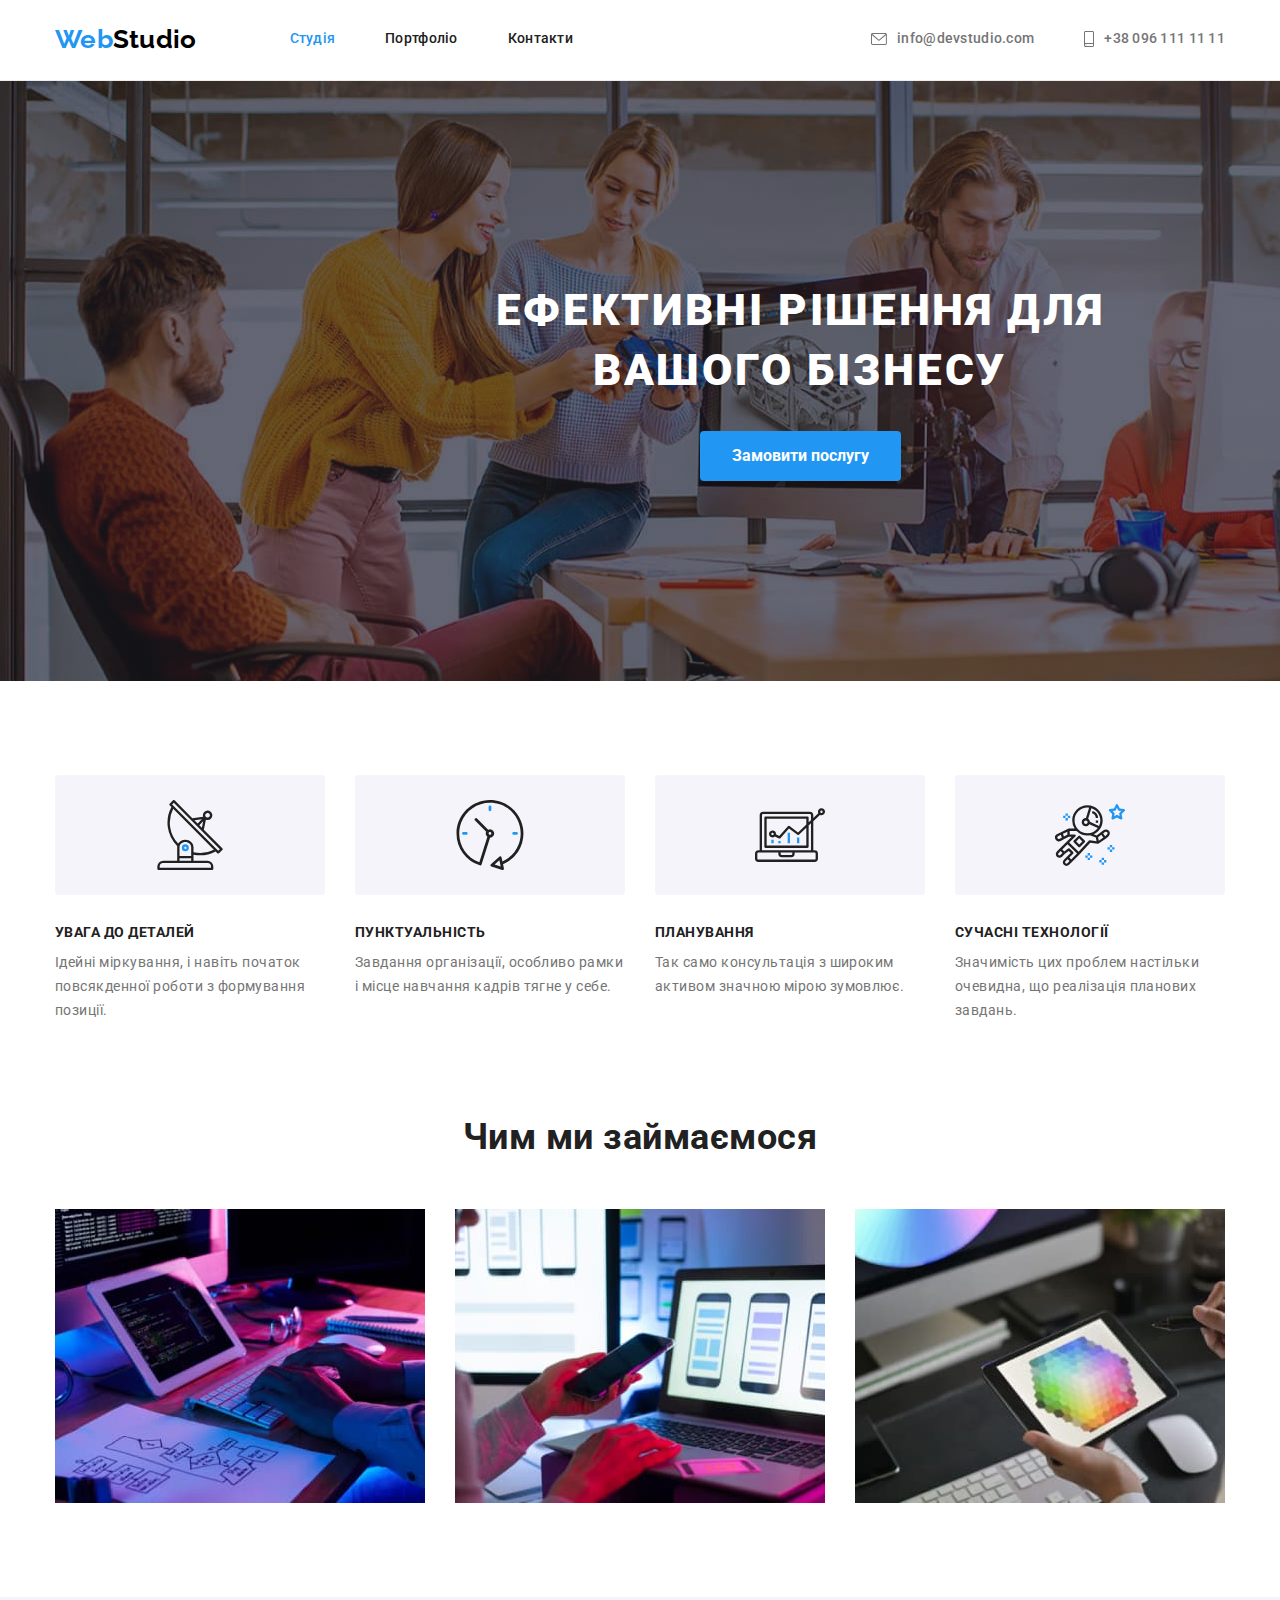
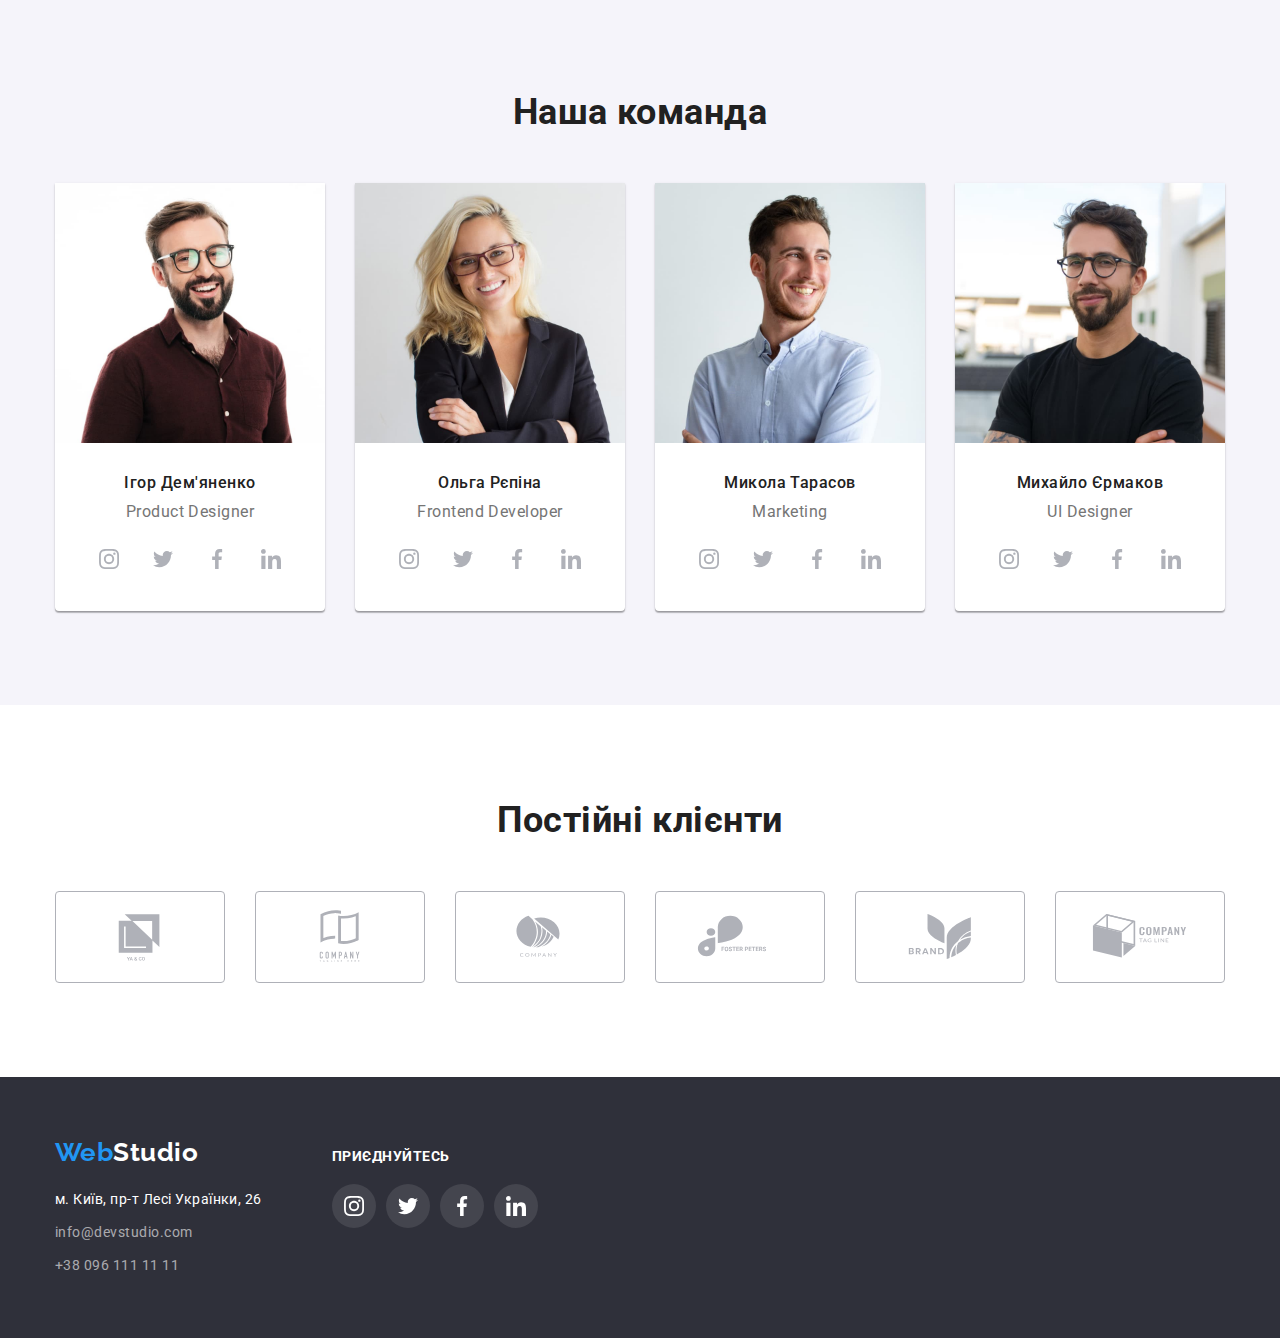
<file: index.html>
<!DOCTYPE html>
<html lang="uk">
<head>
    <meta charset="UTF-8">
    <meta http-equiv="X-UA-Compatible" content="IE=edge">
    <meta name="viewport" content="width=device-width, initial-scale=1.0">
    <title>Document</title>
    <link rel="stylesheet" href="https://cdn.jsdelivr.net/npm/modern-normalize@1.1.0/modern-normalize.min.css">
    <link rel="preconnect" href="https://fonts.googleapis.com">
    <link rel="preconnect" href="https://fonts.gstatic.com" crossorigin>
    <link href="https://fonts.googleapis.com/css2?family=Raleway:wght@700&family=Roboto:wght@400;500;700;900&display=swap"
        rel="stylesheet">
    <link rel="stylesheet" href="./css/styles.css">
</head>
<body>
    <!-- шапка сайта -->
    <header class="page-header">
        <div class="container page-header-container">
            <nav class="page-nav">
                <a class="link page-logo" href="./index.html">
                    <span class="logo-web">Web</span>Studio
                </a>
                <ul class="header-nav">
                    <li class="menu-item current-page menu-item"><a class="link studio" href="./index.html">Студія</a></li>
                    <li class="menu-item"><a class="link portfolio" href="./portfolio.html">Портфоліо</a></li>
                    <li class="menu-item"><a class="link contact" href="#">Контакти</a></li>
                </ul>
            </nav>
                <ul class="mail-tel">
                    <li class="email">
                        <a class="link mailto" href="mailto:info@devstudio.com" lang="en">
                        <svg aria-label="пошта" class="icon-mail" width="16" height="12">
                            <use href="./images/sprite.svg#icon-mail"></use>
                        </svg>info@devstudio.com</a>
                    </li>
                    <li class="numtel">
                        <a class="link tel" href="tel:+380961111111">
                        <svg aria-label="телефон" class="icon-tel" width="10" height="16">
                            <use href="./images/sprite.svg#icon-smartphone"></use>
                        </svg>+38 096 111 11 11</a>
                    </li>
                </ul>
        </div>
    </header>
    
    <!-- основний контент -->

    <main>

        <!-- перша секція -->

        <section class="first-section">
            <div class="container">
                <h1 class="effect-solut"> 
                    Ефективні рішення для </br>вашого бізнесу
                </h1>
                <button class="open-btn" type="button">
                    Замовити послугу
                </button>
            </div>
        </section>

        <!-- друга секція -->

        <section class="second-section">
            <div class="container"> 
            <h2 class="our-features">Наші  особливості</h2>
            <ul class="secd-sect-list">
                <li class="secd-sect-item">
                    <div class="fc-icon-bg">
                    <svg aria-label="антена" class="icon-antenna" width="70" height="70">
                        <use href="./images/sprite.svg#icon-antenna"></use>
                    </svg>
                    </div>
                    <h3 class="secd-sect-title">Увага до деталей</h3>
                    <p class="secd-sect-text">Ідейні міркування, і навіть початок повсякденної роботи з формування позиції.</p>
                </li>
                <li class="secd-sect-item">
                    <div class="fc-icon-bg">
                    <svg aria-label="годинник" class="icon-clock" width="70" height="70">
                        <use href="./images/sprite.svg#icon-clock"></use>
                    </svg>
                    </div>
                    <h3 class="secd-sect-title">Пунктуальність</h3>
                    <p class="secd-sect-text">Завдання організації, особливо рамки і місце навчання кадрів тягне у себе.</p>
                </li>
                <li class="secd-sect-item">
                    <div class="fc-icon-bg">
                    <svg aria-label="ноутбук" class="icon-diagram" width="70" height="70">
                        <use href="./images/sprite.svg#icon-diagram"></use>
                    </svg>
                    </div>
                    <h3 class="secd-sect-title">Планування</h3>
                    <p class="secd-sect-text">Так само консультація з широким активом значною мірою зумовлює.</p>
                </li>
                <li class="secd-sect-item">
                    <div class="fc-icon-bg">
                    <svg aria-label="астронавт" class="icon-astronaut" width="70" height="70">
                        <use href="./images/sprite.svg#icon-astronaut"></use>
                    </svg>
                    </div>
                    <h3 class="secd-sect-title">Сучасні технології</h3>
                    <p class="secd-sect-text">Значимість цих проблем настільки очевидна, що реалізація планових завдань.</p>
                </li>
            </ul>
            </div>
        </section>

        <!-- третя секціяя -->

        <section class="thrid-section">
            <div class="container">
            <h2 class="what-we-do">Чим ми займаємося</h2>
            <ul class="thrid-sec-list">
                <li class="thr-sec-item"><img src="./images/person-is-typing.jpg" alt="людина друкує на комп'ютерів" width="370"> </li>
                <li class="thr-sec-item"><img src="./images/man-looks-at-the-phone.jpg" alt="людина дивиться в телефон" width="370"> </li>
                <li class="thr-sec-item"><img src="./images/man-looks-at-a-tablet.jpg" alt="людина дивиться на планшет" width="370"> </li>
            </ul>
            </div>
        </section>
        
        <!-- четверта секція -->

        <section class="fourth-section">
            <div class="container">
            <h2 class="our-team">Наша команда</h2>
            <ul class="fourth-sec-list">
                <li class="fourth-sec-items">
                    <img class="photo-teammate" src="./images/photo-of-person1.jpg" alt="Ігор Дем'яненко" width="270">
                    <div class="name-prof-teammate">
                    <h3 class="name-teammate">Ігор Дем'яненко</h3>
                    <p class="prof-teammate" lang="en">Product Designer</p>
                    <ul class="social-list">
                        <li class="social-list-item">
                            <a href="" class="social-list-link">
                                <svg aria-label="інстаграм" class="social-list-icon" width="20" height="20">
                                    <use href="./images/sprite.svg#icon-instagram"></use>
                                </svg>
                            </a>
                        </li>
                        <li class="social-list-item">
                            <a href="" class="social-list-link">
                                <svg aria-label="твітер" class="social-list-icon" width="20" height="20">
                                    <use href="./images/sprite.svg#icon-twitter"></use>
                                </svg>
                            </a>
                        </li>
                        <li class="social-list-item">
                            <a href="" class="social-list-link">
                                <svg aria-label="фейсбук" class="social-list-icon" width="20" height="20">
                                    <use href="./images/sprite.svg#icon-facebook"></use>
                                </svg>
                            </a>
                        </li>
                        <li class="social-list-item">
                            <a href="" class="social-list-link">
                                <svg aria-label="лінкедін" class="social-list-icon" width="20" height="20">
                                    <use href="./images/sprite.svg#icon-linkedin"></use>
                                </svg>
                            </a>
                        </li>
                    </ul>
                    </div>
                </li>
                <li class="fourth-sec-items">
                    <img class="photo-teammate" src="./images/photo-of-person2.jpg" alt="Ольга Рєпіна" width="270">
                    <div class="name-prof-teammate">
                    <h3 class="name-teammate">Ольга Рєпіна</h3>
                    <p class="prof-teammate" lang="en">Frontend Developer</p>
                    <ul class="social-list">
                        <li class="social-list-item">
                            <a href="" class="social-list-link">
                                <svg aria-label="інстаграм" class="social-list-icon" width="20" height="20">
                                    <use href="./images/sprite.svg#icon-instagram"></use>
                                </svg>
                            </a>
                        </li>
                        <li class="social-list-item">
                            <a href="" class="social-list-link">
                                <svg aria-label="твітер" class="social-list-icon" width="20" height="20">
                                    <use href="./images/sprite.svg#icon-twitter"></use>
                                </svg>
                            </a>
                        </li>
                        <li class="social-list-item">
                            <a href="" class="social-list-link">
                                <svg aria-label="фейсбук" class="social-list-icon" width="20" height="20">
                                    <use href="./images/sprite.svg#icon-facebook"></use>
                                </svg>
                            </a>
                        </li>
                        <li class="social-list-item">
                            <a href="" class="social-list-link">
                                <svg aria-label="лінкедін" class="social-list-icon" width="20" height="20">
                                    <use href="./images/sprite.svg#icon-linkedin"></use>
                                </svg>
                            </a>
                        </li>
                    </ul>
                    </div>
                </li>
                <li class="fourth-sec-items">
                    <img class="photo-teammate" src="./images/photo-of-person3.jpg" alt="Микола Тарасов" width="270">
                    <div class="name-prof-teammate">
                    <h3 class="name-teammate">Микола Тарасов</h3>
                    <p class="prof-teammate" lang="en">Marketing</p>
                    <ul class="social-list">
                        <li class="social-list-item">
                            <a href="" class="social-list-link">
                                <svg aria-label="інстаграм" class="social-list-icon" width="20" height="20">
                                    <use href="./images/sprite.svg#icon-instagram"></use>
                                </svg>
                            </a>
                        </li>
                        <li class="social-list-item">
                            <a href="" class="social-list-link">
                                <svg aria-label="твітер" class="social-list-icon" width="20" height="20">
                                    <use href="./images/sprite.svg#icon-twitter"></use>
                                </svg>
                            </a>
                        </li>
                        <li class="social-list-item">
                            <a href="" class="social-list-link">
                                <svg aria-label="фейсбук" class="social-list-icon" width="20" height="20">
                                    <use href="./images/sprite.svg#icon-facebook"></use>
                                </svg>
                            </a>
                        </li>
                        <li class="social-list-item">
                            <a href="" class="social-list-link">
                                <svg aria-label="лінкедін" class="social-list-icon" width="20" height="20">
                                    <use href="./images/sprite.svg#icon-linkedin"></use>
                                </svg>
                            </a>
                        </li>
                    </ul>
                    </div>
                </li>
                <li class="fourth-sec-items">
                    <img class="photo-teammate" src="./images/photo-of-person4.jpg" alt="Михайло Єрмаков" width="270">
                    <div class="name-prof-teammate">
                    <h3 class="name-teammate">Михайло Єрмаков</h3>
                    <p class="prof-teammate" lang="en">UI Designer</p>
                    <ul class="social-list">
                        <li class="social-list-item">
                            <a href="" class="social-list-link">
                                <svg aria-label="інстаграм" class="social-list-icon" width="20" height="20">
                                    <use href="./images/sprite.svg#icon-instagram"></use>
                                </svg>
                            </a>
                        </li>
                        <li class="social-list-item">
                            <a href="" class="social-list-link">
                                <svg aria-label="твітер" class="social-list-icon" width="20" height="20">
                                    <use href="./images/sprite.svg#icon-twitter"></use>
                                </svg>
                            </a>
                        </li>
                        <li class="social-list-item">
                            <a href="" class="social-list-link">
                                <svg aria-label="фейсбук" class="social-list-icon" width="20" height="20">
                                    <use href="./images/sprite.svg#icon-facebook"></use>
                                </svg>
                            </a>
                        </li>
                        <li class="social-list-item">
                            <a href="" class="social-list-link">
                                <svg aria-label="лінкедін" class="social-list-icon" width="20" height="20">
                                    <use href="./images/sprite.svg#icon-linkedin"></use>
                                </svg>
                            </a>
                        </li>
                    </ul>
                    </div>
                </li>
            </ul>
            </div>
        </section>

        <!-- п'ята секція -->

        <section class="five-section">
            <div class="container">
                <h2 class="our-clients">Постійні клієнти</h2>
                <ul class="five-sec-list">
                    <li class="five-sec-item">
                        <a href="" class="client-list-link">
                            <svg aria-label="клієнт" class="client-list-icon" width="106" height="60">
                                <use href="./images/sprite.svg#icon-logo1"></use>
                            </svg>
                        </a>
                    </li>
                    <li class="five-sec-item">
                        <a href="" class="client-list-link">
                            <svg aria-label="клієнт" class="client-list-icon" width="106" height="60">
                                <use href="./images/sprite.svg#icon-logo2"></use>
                            </svg>
                        </a>
                    </li>
                    <li class="five-sec-item">
                        <a href="" class="client-list-link">
                            <svg aria-label="клієнт" class="client-list-icon" width="106" height="60">
                                <use href="./images/sprite.svg#icon-logo3"></use>
                            </svg>
                        </a>
                    </li>
                    <li class="five-sec-item">
                        <a href="" class="client-list-link">
                            <svg aria-label="клієнт" class="client-list-icon" width="106" height="60">
                                <use href="./images/sprite.svg#icon-logo4"></use>
                            </svg>
                        </a>
                    </li>
                    <li class="five-sec-item">
                        <a href="" class="client-list-link">
                            <svg aria-label="клієнт" class="client-list-icon" width="106" height="60">
                                <use href="./images/sprite.svg#icon-logo5"></use>
                            </svg>
                        </a>
                    </li>
                    <li class="five-sec-item">
                        <a href="" class="client-list-link">
                            <svg aria-label="клієнт" class="client-list-icon" width="106" height="60">
                                <use href="./images/sprite.svg#icon-logo6"></use>
                            </svg>
                        </a>
                    </li>
                </ul>
            </div>
        </section>
    </main>
    <!-- Футер -->
    <footer class="address-block">
        <div class="container footer-containers">
            <div class="footer-left-part">
        <a class="link page-logo-footer" href="./index.html">
            <span class="logo-web">Web</span>Studio
        </a>
        <address class="footer-address">
            <ul class="footer-contacts">
                <li class="footer-list-item"> <a class="link geoloc" href="https://goo.gl/maps/CPtrU1FHBa2aNyZL9" 
                    target="_blank" 
                    rel="noopener noreferrer nofollow">
                    м. Київ, пр-т Лесі Українки, 26</a></li>
                <li class="mail-tel footer-list-item"><a class="link footer-mail" href="mailto:info@devstudio.com" lang="en">info@devstudio.com</a></li>
                <li class="mail-tel footer-list-item"><a class="link footer-tel" href="tel:+380961111111">+38 096 111 11 11</a></li>
            </ul>
        </address>
        </div>
        <div class="footer-right-part">
            <h2 class="footer-join-us">Приєднуйтесь</h2>
            <ul class="footer-social-list">
                <li class="footer-social-items">
                    <a href="" class="footer-social-link">
                        <svg aria-label="інстаграм" class="footer-list-icon" width="20" height="20">
                            <use href="./images/sprite.svg#icon-instagram"></use>
                        </svg>
                    </a>
                </li>
                <li class="footer-social-items">
                    <a href="" class="footer-social-link">
                        <svg aria-label="твітер" class="footer-list-icon" width="20" height="20">
                            <use href="./images/sprite.svg#icon-twitter"></use>
                        </svg>
                    </a>
                </li>
                <li class="footer-social-items">
                    <a href="" class="footer-social-link">
                        <svg aria-label="фейсбук" class="footer-list-icon" width="20" height="20">
                            <use href="./images/sprite.svg#icon-facebook"></use>
                        </svg>
                    </a>
                </li>
                <li class="footer-social-items">
                    <a href="" class="footer-social-link">
                        <svg aria-label="лінкедін" class="footer-list-icon" width="20" height="20">
                            <use href="./images/sprite.svg#icon-linkedin"></use>
                        </svg>
                    </a>
                </li>
            </ul>
        </div>
        </div>
    </footer>
</body>
</html>
</file>
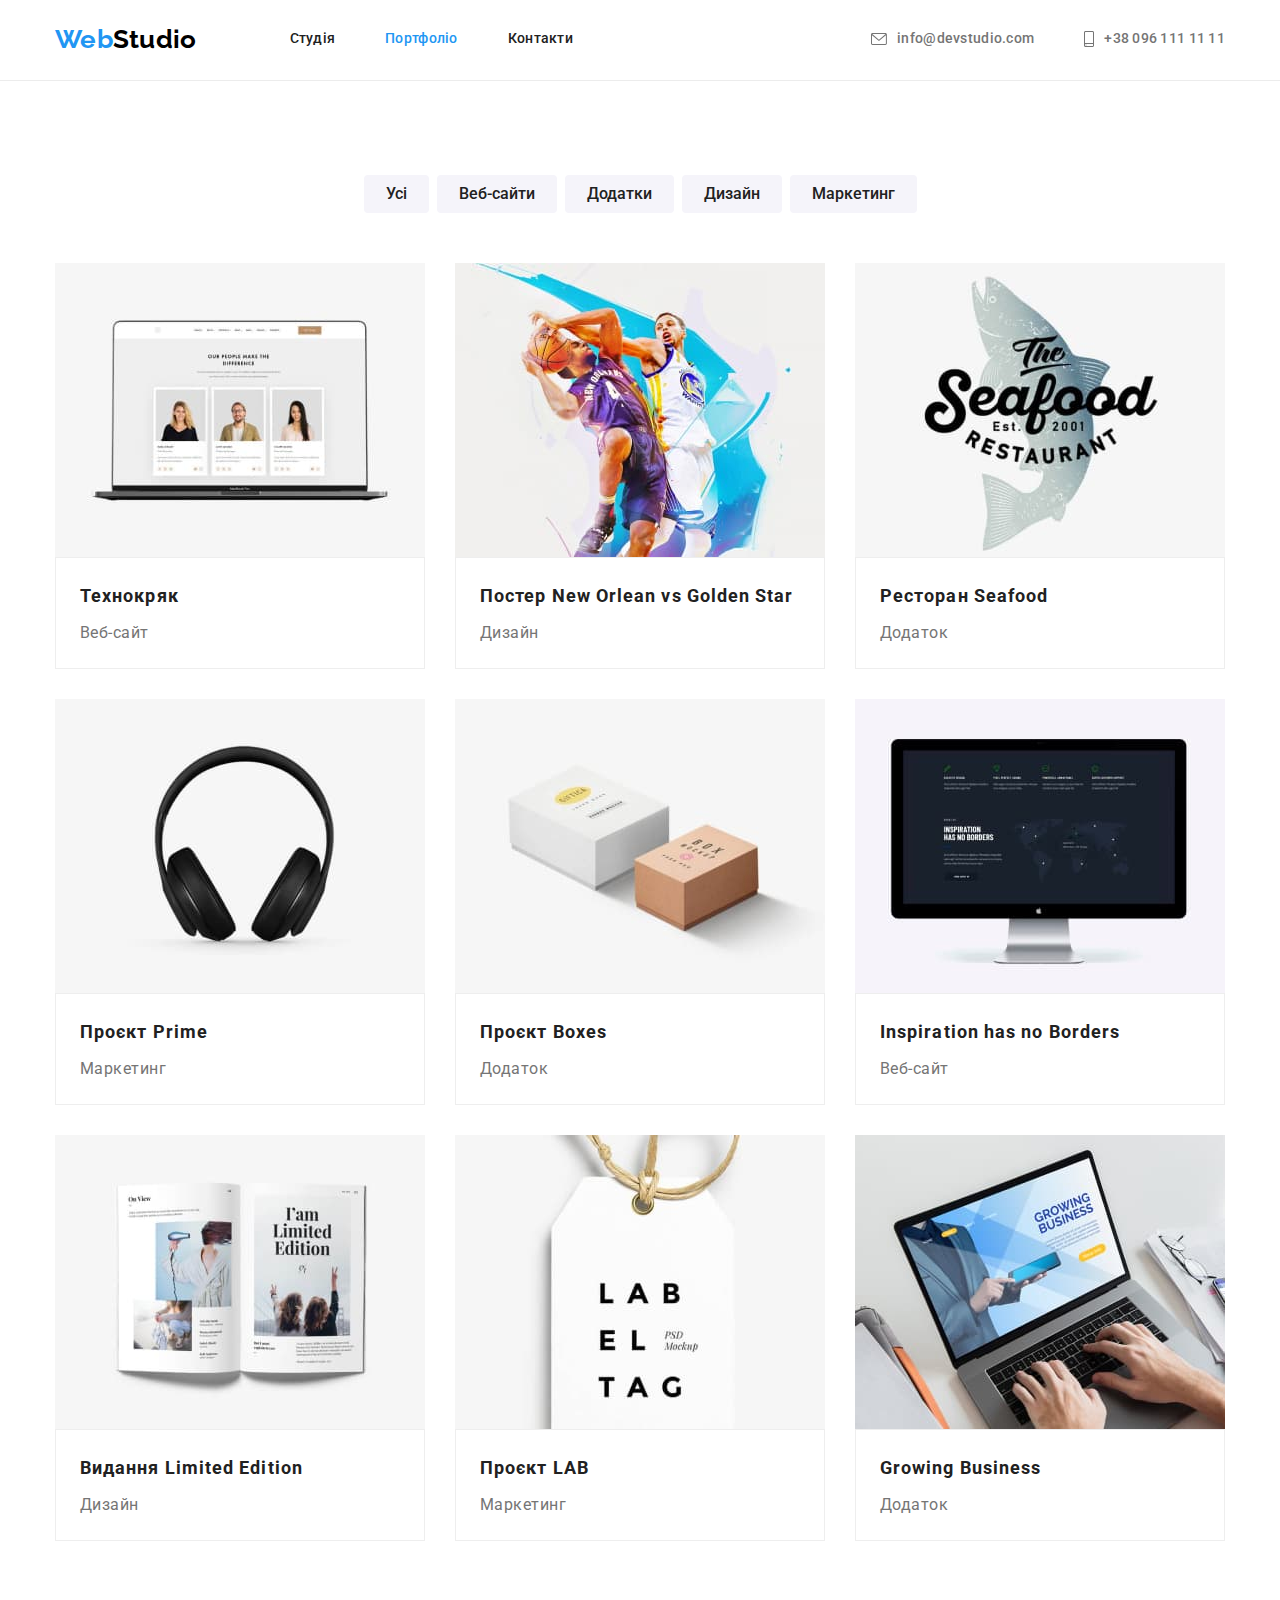
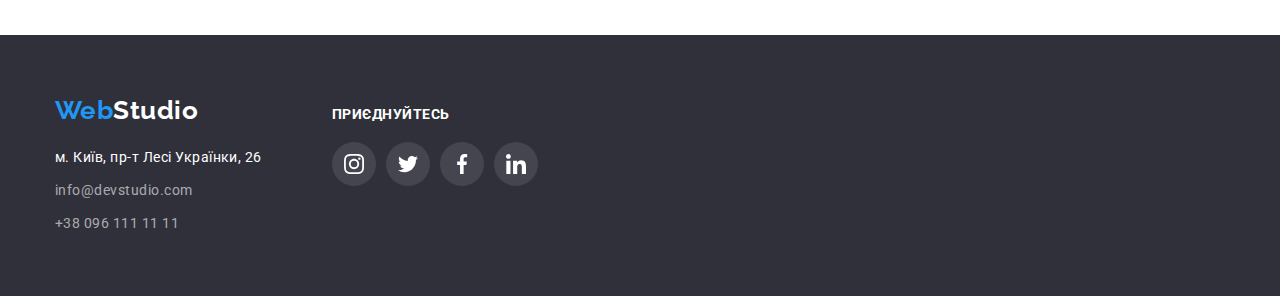
<file: portfolio.html>
<!DOCTYPE html>
<html lang="uk">
<head>
    <meta charset="UTF-8">
    <meta http-equiv="X-UA-Compatible" content="IE=edge">
    <meta name="viewport" content="width=device-width, initial-scale=1.0">
    <title>Document</title>
    <link rel="stylesheet" href="https://cdn.jsdelivr.net/npm/modern-normalize@1.1.0/modern-normalize.min.css">
    <link rel="preconnect" href="https://fonts.googleapis.com">
    <link rel="preconnect" href="https://fonts.gstatic.com" crossorigin>
    <link href="https://fonts.googleapis.com/css2?family=Raleway:wght@700&family=Roboto:wght@400;500;700;900&display=swap"
        rel="stylesheet">
    <link rel="stylesheet" href="./css/styles.css">
</head>
<body>
    <!-- шапка сайта -->
    <header class="page-header">
        <div class="container page-header-container">
            <nav class="page-nav">
                <a class="link page-logo" href="./index.html">
                    <span class="logo-web">Web</span>Studio
                </a>
                <ul class="header-nav">
                    <li class="menu-item"><a class="link studio" href="./index.html">Студія</a></li>
                    <li class="menu-item current-page menu-item"><a class="link portfolio" href="./portfolio.html">Портфоліо</a></li>
                    <li class="menu-item"><a class="link contact" href="#">Контакти</a></li>
                </ul>
            </nav>
        <ul class="mail-tel">
            <li class="email">
                <a class="link mailto" href="mailto:info@devstudio.com" lang="en">
                    <svg aria-label="пошта" class="icon-mail" width="16" height="12">
                        <use href="./images/sprite.svg#icon-mail"></use>
                    </svg>info@devstudio.com</a>
            </li>
            <li class="numtel">
                <a class="link tel" href="tel:+380961111111">
                    <svg aria-label="телефон" class="icon-tel" width="10" height="16">
                        <use href="./images/sprite.svg#icon-smartphone"></use>
                    </svg>+38 096 111 11 11</a>
            </li>
        </ul>
        </div>
    </header>

    <!-- Основний контент -->
    <main>
        <section class="portfolio-section">
            <div class="container page-portfolio-container">
            <h1 class="portfolio-title">Портфоліо</h1>
            <ul class="portfolio-filter">
                <li>
                    <button class="portfolio-filter-btn" type="button">Усі</button>
                </li>
                <li>
                    <button class="portfolio-filter-btn" type="button">Веб-сайти</button>
                </li>
                <li>
                    <button class="portfolio-filter-btn" type="button">Додатки</button>
                </li>
                <li>
                    <button class="portfolio-filter-btn" type="button">Дизайн</button>
                </li>
                <li>
                    <button class="portfolio-filter-btn" type="button">Маркетинг</button>
                </li>
            </ul>
            <ul class="portfolio-list">
                <li class="portfolio-list-item">
                    <a class="link portfolio-list-link" href="#"><img src="./images/technocrack.jpg" alt="Ноутбук" width="370">
                    <div class="port-title-text">
                        <h2 class="portfolio-list-title">Технокряк</h2>
                        <p class="portfolio-list-text">Веб-сайт</p>
                    </div>
                    </a>
                </li>
                <li class="portfolio-list-item">
                    <a class="link portfolio-list-link" href="#"><img src="./images/neworlean.jpg" alt="Два баскетболіста" width="370">
                    <div class="port-title-text">
                        <h2 class="portfolio-list-title">Постер <span lang="en">New Orlean vs Golden Star</span></h2>
                        <p class="portfolio-list-text">Дизайн</p>
                    </div>
                    </a>
                </li>
                <li class="portfolio-list-item">
                    <a class="link portfolio-list-link" href="#"><img src="./images/seafood.jpg" alt="Логотип ресторану" width="370">
                    <div class="port-title-text">
                        <h2 class="portfolio-list-title">Ресторан <span lang="en">Seafood</span></h2>
                        <p class="portfolio-list-text">Додаток</p>
                    </div>
                    </a>
                </li>
                <li class="portfolio-list-item">
                    <a class="link portfolio-list-link" href="#"><img src="./images/prime.jpg" alt="Навушники" width="370">
                    <div class="port-title-text">
                        <h2 class="portfolio-list-title">Проєкт <span lang="en">Prime</span></h2>
                        <p class="portfolio-list-text">Маркетинг</p>
                    </div>
                    </a>
                </li>
                <li class="portfolio-list-item">
                    <a class="link portfolio-list-link" href="#"><img src="./images/boxes.jpg" alt="Дві коробки" width="370">
                    <div class="port-title-text">
                        <h2 class="portfolio-list-title">Проєкт <span lang="en">Boxes</span></h2>
                        <p class="portfolio-list-text">Додаток</p>
                    </div>
                    </a>
                </li>
                <li class="portfolio-list-item">
                    <a class="link portfolio-list-link" href="#"><img src="./images/inspiration.jpg" alt="Монітор" width="370">
                    <div class="port-title-text">
                        <h2 class="portfolio-list-title" lang="en">Inspiration has no Borders</h2>
                        <p class="portfolio-list-text">Веб-сайт</p>
                    </div>
                    </a>
                </li>
                <li class="portfolio-list-item">
                    <a class="link portfolio-list-link" href="#"><img src="./images/limedit.jpg" alt="Розгорнута книга" width="370">
                    <div class="port-title-text">
                        <h2 class="portfolio-list-title">Видання <span lang="en">Limited Edition</span></h2>
                        <p class="portfolio-list-text">Дизайн</p>
                    </div>
                    </a>
                </li>
                <li class="portfolio-list-item">
                    <a class="link portfolio-list-link" href="#"><img src="./images/lab.jpg" alt="Бірка" width="370">
                    <div class="port-title-text">
                        <h2 class="portfolio-list-title">Проєкт <span lang="en">LAB</span></h2>
                        <p class="portfolio-list-text">Маркетинг</p>
                    </div>
                    </a>
                </li>
                <li class="portfolio-list-item">
                    <a class="link portfolio-list-link" href="#"><img src="./images/business.jpg" alt="Ноутбук" width="370">
                    <div class="port-title-text">
                        <h2 class="portfolio-list-title" lang="en">Growing Business</h2>
                        <p class="portfolio-list-text">Додаток</p>
                    </div>
                    </a>
                </li>
            </ul>
            </div>
        </section>
    </main>

    <!-- Футер -->
    <footer class="address-block">
        <div class="container footer-containers">
            <div class="footer-left-part">
                <a class="link page-logo-footer" href="./index.html">
                    <span class="logo-web">Web</span>Studio
                </a>
                <address class="footer-address">
                    <ul class="footer-contacts">
                        <li class="footer-list-item"> <a class="link geoloc" href="https://goo.gl/maps/CPtrU1FHBa2aNyZL9"
                                target="_blank" rel="noopener noreferrer nofollow">
                                м. Київ, пр-т Лесі Українки, 26</a></li>
                        <li class="mail-tel footer-list-item"><a class="link footer-mail" href="mailto:info@devstudio.com"
                                lang="en">info@devstudio.com</a></li>
                        <li class="mail-tel footer-list-item"><a class="link footer-tel" href="tel:+380961111111">+38 096
                                111 11 11</a></li>
                    </ul>
                </address>
            </div>
            <div class="footer-right-part">
                <h2 class="footer-join-us">Приєднуйтесь</h2>
                <ul class="footer-social-list">
                    <li class="footer-social-items">
                        <a href="" class="footer-social-link">
                            <svg aria-label="інстаграм" class="footer-list-icon" width="20" height="20">
                                <use href="./images/sprite.svg#icon-instagram"></use>
                            </svg>
                        </a>
                    </li>
                    <li class="footer-social-items">
                        <a href="" class="footer-social-link">
                            <svg aria-label="твітер" class="footer-list-icon" width="20" height="20">
                                <use href="./images/sprite.svg#icon-twitter"></use>
                            </svg>
                        </a>
                    </li>
                    <li class="footer-social-items">
                        <a href="" class="footer-social-link">
                            <svg aria-label="фейсбук" class="footer-list-icon" width="20" height="20">
                                <use href="./images/sprite.svg#icon-facebook"></use>
                            </svg>
                        </a>
                    </li>
                    <li class="footer-social-items">
                        <a href="" class="footer-social-link">
                            <svg aria-label="лінкедін" class="footer-list-icon" width="20" height="20">
                                <use href="./images/sprite.svg#icon-linkedin"></use>
                            </svg>
                        </a>
                    </li>
                </ul>
            </div>
        </div>
    </footer>
    </body>
    
    </html>
</file>
<file: css/styles.css>
/* стилі головної сторінки, хедера і футера */

h1,
h2,
h3,
h4,
p {
    margin-top: 0;
    margin-bottom: 0;
}

ul,
ol {
    margin-top: 0;
    margin-bottom: 0;
    padding-left: 0;
}

:root {
    --dark-color: #212121;
    --grey-color: #757575;
    --another-grey: #2F303A;
    --black-color: #000;
    --blue-color: #2196F3;
    --white-color: #ffffff; 
    --another-white: #F5F4FA;
    --border-header-color: #ECECEC;
    --border-items-color: #EEEEEE;
    --background-color: rgba(47, 48, 58, 0.4);
    --icon-color: #AFB1B8;
    --footer-social: rgba(255, 255, 255, 0.1);
    --btn-hover: #188CE8;
}

body {
    font-family: 'Roboto', sans-serif;
    background-color: var(--white-color);
    letter-spacing: 0.03em;
    color: var(--grey-color);
}

.container {
    width: 1200px;
    margin-right: auto;
    margin-left: auto;
    padding-left: 15px;
    padding-right: 15px;

}

/* стилі хедера */

.page-header-container {
    display: flex;
    align-items: center;
    justify-content: space-between;
}

.page-nav {
    display: flex;
    align-items: center;
}

.page-header {
    font-weight: 500;
    font-size: 14px;
    line-height: 1.14;
    letter-spacing: 0.02em;
    padding-top: 24px;
    padding-bottom: 25px;
    border-bottom: 1px solid var(--border-header-color);
}

.page-logo {
    font-family: 'Raleway', sans-serif;
    font-weight: 700;
    font-size: 26px;
    line-height: 1.19;
    color: var(--black-color);
    margin-right: 93px;
    
}

.logo-web {
    color: var(--blue-color);
}

.header-nav a:hover,
.header-nav a:focus, 
.mail-tel a:hover,
.mail-tel a:focus {
    color: var(--blue-color);
}

.current-page a{
    color: var(--blue-color);
}

.header-nav, .mail-tel{
    list-style: none;
    display: flex;
    column-gap: 50px;
    
}

.studio,.portfolio,.contact {
    color: var(--dark-color)
}

.mailto,.tel {
    display: flex;
    align-items: center;
    color: var(--grey-color);
    fill: currentColor;
}

.link {
    text-decoration: none;
}

.icon-mail, .icon-tel {
    margin-right: 10px;
}

.mailto:hover .icon-mail,
.tel:hover .icon-tel,
.mailto:focus .icon-mail,
.tel:focus .icon-tel {
    fill: var(--blue-color);
}

/* стилі першої секції */

.first-section {
    background-color: var(--another-grey);
    padding-top: 200px;
    padding-bottom: 200px;
    text-align: center;
    width: 1600px;
    background-image: linear-gradient(var(--background-color), var(--background-color)), url("../images/background.jpg");
    background-size: cover;
    background-repeat: no-repeat;
    margin-left: auto;
    margin-right: auto;
}

.effect-solut {
    color:var(--white-color);
    font-weight: 900;
    font-size: 44px;
    line-height: 1.36;
    letter-spacing: 0.06em;
    text-transform: uppercase;
    margin-bottom: 30px;
}

.open-btn {
    cursor: pointer;
    color: var(--white-color);
    font-weight: 700;
    font-size: 16px;
    line-height: 1.88;
    background-color: var(--blue-color);
    box-shadow: 0px 4px 4px rgba(0, 0, 0, 0.15);
    border-radius: 4px;
    padding: 10px 32px;
    border-width: 0;
}

.open-btn:hover,
.open-btn:focus {
    background-color: var(--btn-hover);
}

/* стилі другої секції */

.second-section {
    font-size: 14px;
    padding-top: 94px;
    padding-bottom: 94px;
}

.our-features {
    position: absolute;
    white-space: nowrap;
    width: 1px;
    height: 1px;
    overflow: hidden;
    border: 0;
    padding: 0;
    clip: rect(0 0 0 0);
    clip-path: inset(50%);
    margin: -1px;
}

.secd-sect-list {
    list-style: none;
    display: flex;
    justify-content: center;
    gap: 30px;
}

.secd-sect-item {
    flex-basis: calc((100% - 90px) / 4);
}

.fc-icon-bg {
    display: flex;
    width: 270px;
    height: 120px;
    background: var(--another-white);
    border-radius: 4px;
    justify-content: center;
    align-items: center;
    margin-bottom: 30px;
}

.secd-sect-title {
    font-weight: 700;
    font-size: 14px;
    line-height: 1.14;
    text-transform: uppercase;
    color: var(--dark-color);
    margin-bottom: 10px;
}

.secd-sect-text {
    font-size: 14px;
    line-height: 1.71;
}

/* стилі третьої секції */

.thrid-section {
    padding-bottom: 94px;
}

.what-we-do {
    color: var(--dark-color);
    font-weight: 700;
    font-size: 36px;
    line-height: 1.17;
    text-align: center;
    margin-bottom: 50px;
}

.thrid-sec-list {
    list-style: none;
    display: flex;
    flex-wrap: wrap;
    gap: 30px;
}

.thr-sec-item {
    flex-basis: calc((100% - 60px) / 3);
}

/* стилі четвертої секції */

.fourth-section {
    background: var(--another-white);
    padding-top: 94px;
    padding-bottom: 94px;
}

img {
    display: block;
}

.our-team {
    font-weight: 700;
    font-size: 36px;
    line-height: 1.17;
    text-align: center;
    color: var(--dark-color);
    margin-bottom: 50px;
}

.fourth-sec-list {
    list-style: none;
    display: flex;
    flex-wrap: wrap;
    gap: 30px;
}

.fourth-sec-items {
    background-color: var(--white-color);
    box-shadow: 0px 1px 3px rgba(0, 0, 0, 0.12), 0px 1px 1px rgba(0, 0, 0, 0.14), 0px 2px 1px rgba(0, 0, 0, 0.2);
    border-radius: 0px 0px 4px 4px;
    flex-basis: calc((100% - 90px) / 4);
}

.photo-teammate {
    margin-right: 0px;
}

.name-prof-teammate {
    padding-top: 30px;
    padding-bottom: 30px;
}

.name-teammate {
    font-weight: 500;
    font-size: 16px;
    color: var(--dark-color);
    margin-bottom: 10px;
    font-size: 16px;
    line-height: 1.19;
    text-align: center;
}

.prof-teammate {
    font-size: 16px;
    line-height: 1.19;
    text-align: center;
    margin-bottom: 16px;
}

.social-list {
    list-style: none;
    display: flex;
    column-gap: 10px;
    justify-content: center;
}

.social-list-link {
    display: flex;
    align-items: center;
    justify-content: center;
    width: 44px;
    height: 44px;
    border-radius: 50%;
    fill: var(--icon-color);
    background-color: var(--white-color)
}

.social-list-link:hover,
.social-list-link:focus {
    background-color: var(--blue-color);
    fill: var(--white-color);
}

/* стилі п'ятої секції */

 .five-section {
     padding-top: 94px;
     padding-bottom: 94px;
 }

 .our-clients {
     font-weight: 700;
     font-size: 36px;
     line-height: 1.17;
     text-align: center;
     color: var(--dark-color);
     margin-bottom: 50px;
 }

 .five-sec-list {
    list-style: none;
    display: flex;
    gap: 30px;
    justify-content: center;
 }

.client-list-link {
    display: flex;
    width: 170px;
    height: 92px;
    justify-content: center;
    align-items: center;
    border: 1px solid #AFB1B8;
    border-radius: 4px;
    cursor: pointer;
    fill: var(--icon-color);
}
 
.client-list-link:hover,
.client-list-link:focus {
    border-color: var(--blue-color);
    fill: var(--blue-color);
}

/* стилі футера */

.address-block {
    background: var(--another-grey);
    padding-top: 60px;
    padding-bottom: 60px;
}

.page-logo-footer {
    font-family: 'Raleway', sans-serif;
    font-weight: 700;
    font-size: 26px;
    line-height: 1.19;
    color: var(--white-color);
}

.footer-address {
    margin-top: 20px;
}

.footer-contacts {
    list-style: none;
    font-style: normal;
    font-size: 14px;
    line-height: 1.71;
}

.geoloc {
    color: var(--white-color);
}

.footer-mail, .footer-tel {
    color: rgba(255, 255, 255, 0.6);
}

.footer-list-item:not(:last-child) {
    margin-bottom: 9px;
}

.footer-containers {
    display: flex;
    align-items: baseline;

}

.footer-left-part {
 margin-right: 70px;
}

.footer-join-us {
    font-size: 14px;
    font-weight: 700;
    text-transform: uppercase;
    color: var(--white-color);
    margin-bottom: 20px;
}

.footer-social-list {
    list-style: none;
    display: flex;
    gap: 10px;
}

.footer-social-link {
    display: flex;
    align-items: center;
    justify-content: center;
    width: 44px;
    height: 44px;
    border-radius: 50%;
    background-color: var(--footer-social);
}

.footer-list-icon {
    fill: var(--white-color);
}

.footer-social-link:hover,
.footer-social-link:focus {
    background-color: var(--blue-color);
}

/* стилі сторінки портфоліо */

.portfolio-section {
    padding-top: 94px;
    padding-bottom: 94px;
}
    
.portfolio-title {
    position: absolute;
    white-space: nowrap;
    width: 1px;
    height: 1px;
    overflow: hidden;
    border: 0;
    padding: 0;
    clip: rect(0 0 0 0);
    clip-path: inset(50%);
    margin: -1px;
}

.portfolio-filter button:hover,
.portfolio-filter button:focus {
    color: var(--white-color);
    background-color: var(--blue-color);
    box-shadow: 0px 3px 1px rgba(0, 0, 0, 0.1), 
    0px 1px 2px rgba(0, 0, 0, 0.08), 
    0px 2px 2px rgba(0, 0, 0, 0.12);
}

.portfolio-filter {
    list-style: none;
    display: flex;
    align-items: center;
    justify-content: center;
    gap: 8px;
    margin-bottom: 50px;
}

.portfolio-filter-btn {
    cursor: pointer;
    font-weight: 500;
    font-size: 16px;
    line-height: 1.63;
    background-color: var(--another-white);
    border-radius: 4px;
    color: var(--dark-color);
    border-color: var(--another-white);
    border-width: 0;
    padding: 6px 22px;
}

.portfolio-list {
    list-style: none;
    display: flex;
    align-items: center;
    gap: 30px;
    flex-wrap: wrap;
}

.portfolio-list-item {
    flex-basis: calc((100% - 60px) / 3);
}

.portfolio-list-link {
    display: block;
}

.portfolio-list-link:hover,
.portfolio-list-link:focus {
    box-shadow: 0px 1px 1px rgba(0, 0, 0, 0.12),
     0px 4px 4px rgba(0, 0, 0, 0.06),
     1px 4px 6px rgba(0, 0, 0, 0.16);
}

.portfolio-list-title {
    font-weight: 700;
    font-size: 18px;
    line-height: 2;
    letter-spacing: 0.06em;
    margin-bottom: 4px; 
    color: var(--dark-color);
}

.portfolio-list-text {
    font-size: 16px;
    line-height: 1.88;
    color: var(--grey-color);
}

.port-title-text {
padding: 20px 24px ;
border: 1px solid var(--border-items-color);
}
</file>
